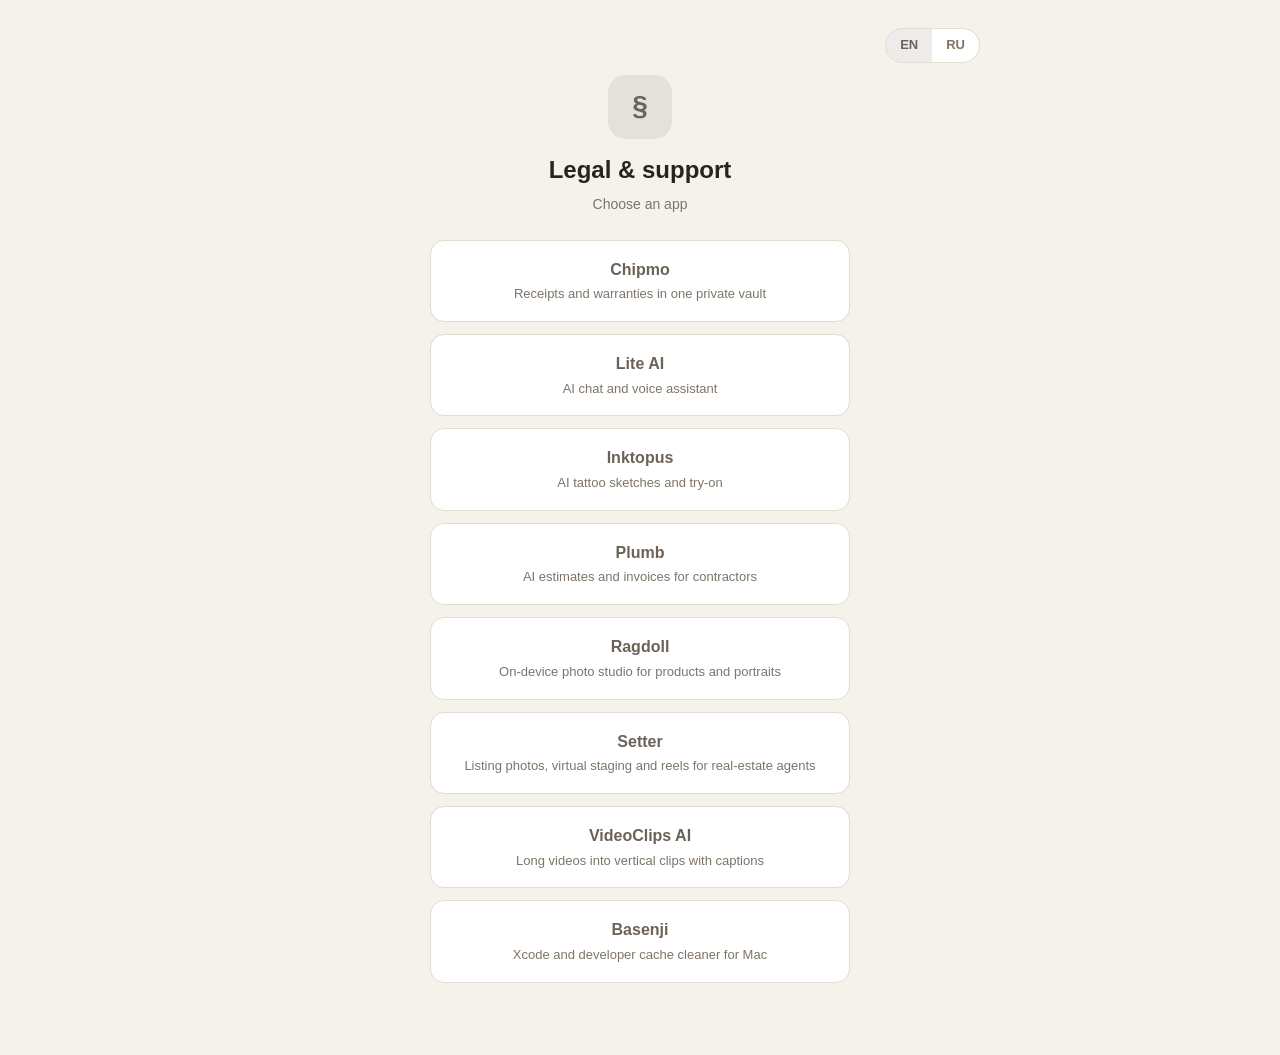
<file: index.html>
<!DOCTYPE html>
<html lang="en">
<head>
<meta charset="utf-8">
<meta name="viewport" content="width=device-width, initial-scale=1">
<meta name="color-scheme" content="light dark">
<title>Legal &amp; support</title>
<link rel="stylesheet" href="./assets/legal.css">
</head>
<body data-page="index">
<main class="wrap" id="root"></main>
<noscript><p style="text-align:center">Enable JavaScript to view this page.</p></noscript>
<script src="./assets/legal.js" defer></script>
</body>
</html>
</file>
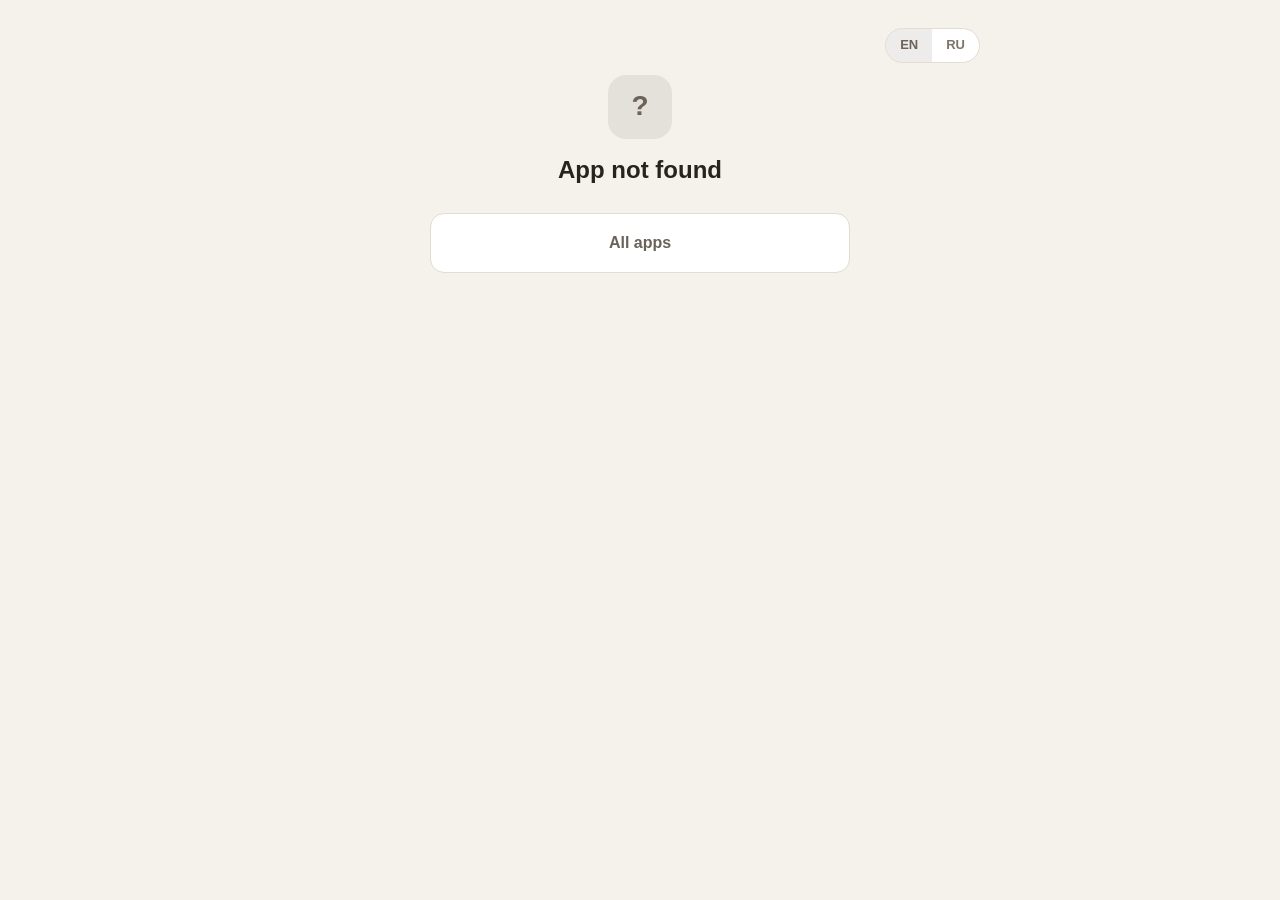
<file: privacy.html>
<!DOCTYPE html>
<html lang="en">
<head>
<meta charset="utf-8">
<meta name="viewport" content="width=device-width, initial-scale=1">
<meta name="color-scheme" content="light dark">
<title>Legal &amp; support</title>
<link rel="stylesheet" href="./assets/legal.css">
</head>
<body data-page="privacy">
<main class="wrap" id="root"></main>
<noscript><p style="text-align:center">Enable JavaScript to view this page.</p></noscript>
<script src="./assets/legal.js" defer></script>
</body>
</html>
</file>
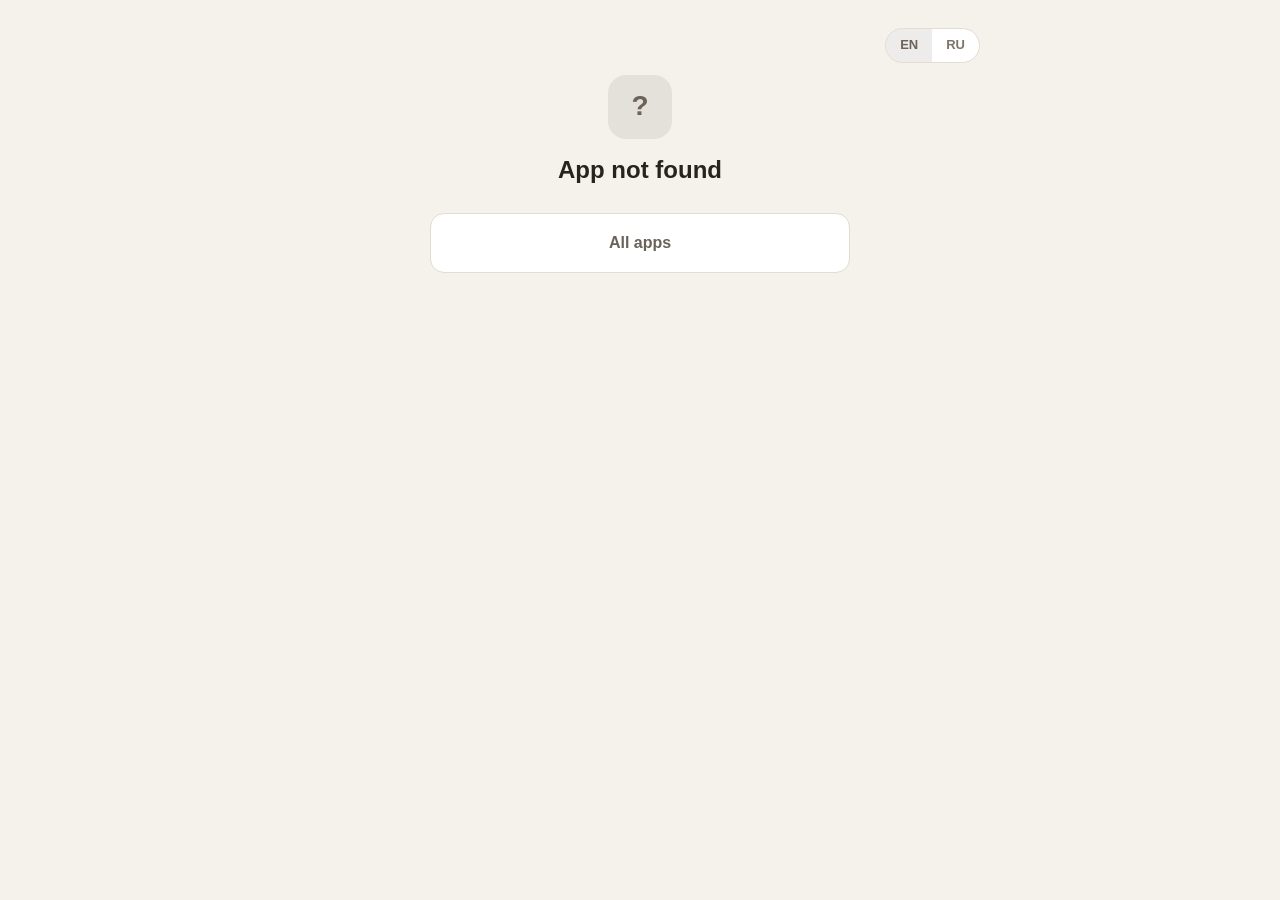
<file: support.html>
<!DOCTYPE html>
<html lang="en">
<head>
<meta charset="utf-8">
<meta name="viewport" content="width=device-width, initial-scale=1">
<meta name="color-scheme" content="light dark">
<title>Legal &amp; support</title>
<link rel="stylesheet" href="./assets/legal.css">
</head>
<body data-page="support">
<main class="wrap" id="root"></main>
<noscript><p style="text-align:center">Enable JavaScript to view this page.</p></noscript>
<script src="./assets/legal.js" defer></script>
</body>
</html>
</file>
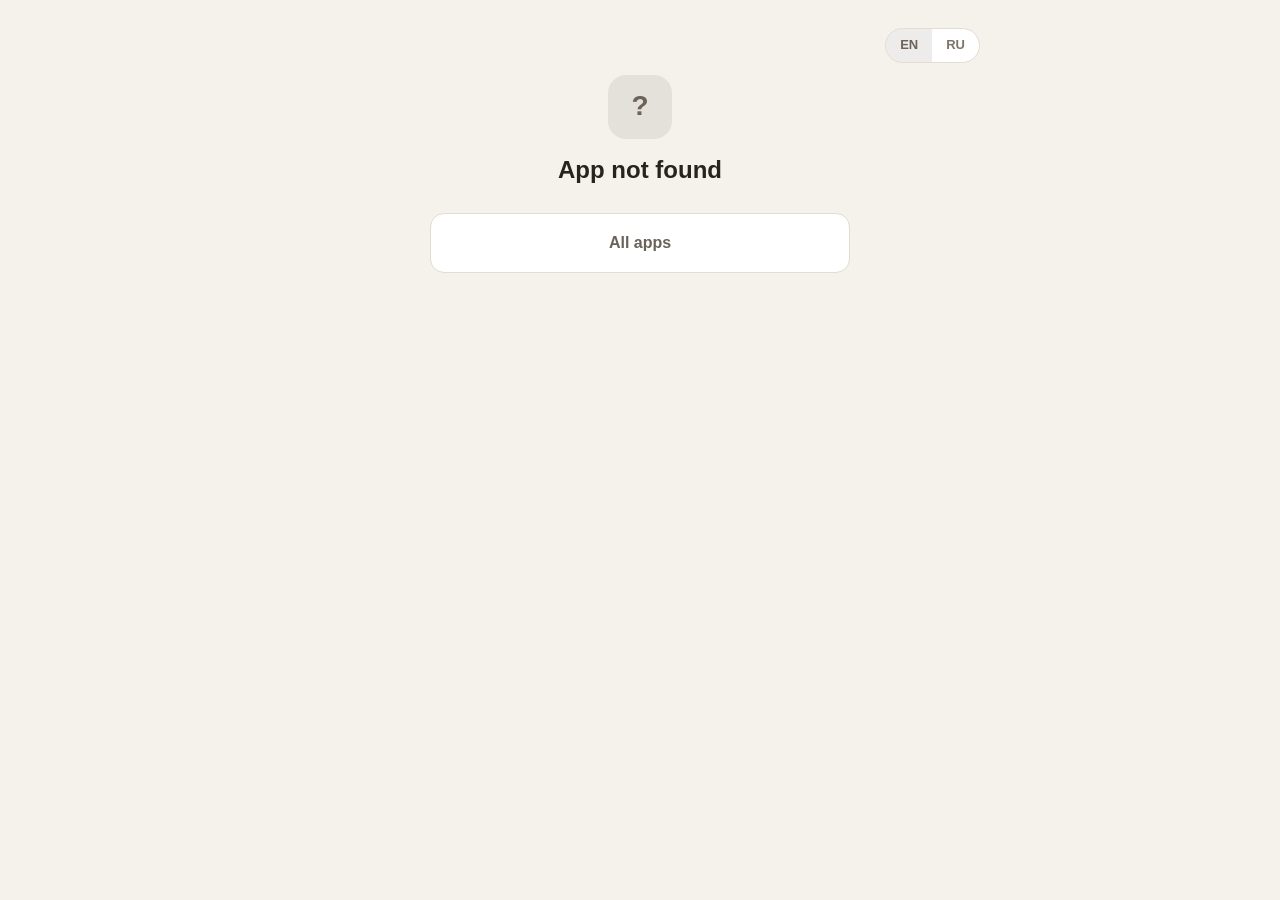
<file: terms.html>
<!DOCTYPE html>
<html lang="en">
<head>
<meta charset="utf-8">
<meta name="viewport" content="width=device-width, initial-scale=1">
<meta name="color-scheme" content="light dark">
<title>Legal &amp; support</title>
<link rel="stylesheet" href="./assets/legal.css">
</head>
<body data-page="terms">
<main class="wrap" id="root"></main>
<noscript><p style="text-align:center">Enable JavaScript to view this page.</p></noscript>
<script src="./assets/legal.js" defer></script>
</body>
</html>
</file>
<file: assets/legal.css>
:root {
  --bg: #F5F2EC;
  --surface: #FFFFFF;
  --accent: #6B6258;
  --tint: rgba(107, 98, 88, .12);
  --text: #29231D;
  --muted: #7E7468;
  --sep: #E2DCD1;
}

@media (prefers-color-scheme: dark) {
  :root {
    --bg: #17140F;
    --surface: #211D17;
    --accent: #C9BFB2;
    --tint: rgba(201, 191, 178, .14);
    --text: #F1ECE4;
    --muted: #A1978A;
    --sep: #353026;
  }
}

* { box-sizing: border-box; }

body {
  margin: 0;
  background: var(--bg);
  color: var(--text);
  line-height: 1.6;
  font-family: -apple-system, BlinkMacSystemFont, "Segoe UI", Roboto, Helvetica, Arial, sans-serif;
  -webkit-text-size-adjust: 100%;
}

.wrap { max-width: 720px; margin: 0 auto; padding: 28px 20px 72px; }

.bar { display: flex; justify-content: flex-end; margin-bottom: 12px; }
.lang { display: inline-flex; border: 1px solid var(--sep); border-radius: 999px; overflow: hidden; background: var(--surface); }
.lang a { padding: 6px 14px; min-width: 44px; text-align: center; font-size: 13px; font-weight: 600; color: var(--muted); text-decoration: none; }
.lang a[aria-current="true"] { background: var(--tint); color: var(--accent); }

header { text-align: center; margin-bottom: 24px; }
.mark {
  width: 64px; height: 64px; border-radius: 18px; background: var(--tint); color: var(--accent);
  display: flex; align-items: center; justify-content: center; margin: 0 auto 12px;
  font-size: 28px; font-weight: 700;
}
h1 { font-size: 24px; margin: 0 0 4px; font-weight: 700; }
.sub { color: var(--muted); font-size: 14px; margin: 0; }
.updated { color: var(--muted); font-size: 13px; text-align: center; margin: 0 0 20px; }

.card { background: var(--surface); border: 1px solid var(--sep); border-radius: 18px; padding: 24px 24px 8px; }
.card + .card { margin-top: 12px; }
h2 { font-size: 17px; margin: 26px 0 8px; color: var(--accent); font-weight: 600; }
.card > h2:first-child { margin-top: 0; }
p, li { font-size: 15px; }
p { margin: 0 0 16px; }
ul { padding-left: 20px; margin: 0 0 16px; }
li { margin-bottom: 6px; }
a { color: var(--accent); }

.links { display: flex; flex-direction: column; gap: 12px; max-width: 420px; margin: 0 auto; }
.links a {
  display: block; background: var(--surface); border: 1px solid var(--sep); border-radius: 14px;
  padding: 16px; color: var(--accent); text-decoration: none; font-size: 16px; font-weight: 600; text-align: center;
}
.links a:hover { border-color: var(--accent); }
.links a small { display: block; color: var(--muted); font-weight: 400; font-size: 13px; margin-top: 2px; }

.button {
  display: inline-block; background: var(--accent); color: var(--surface); text-decoration: none;
  font-weight: 600; font-size: 16px; padding: 13px 22px; border-radius: 14px; margin-bottom: 16px;
}

details { border-top: 1px solid var(--sep); padding: 14px 0; }
details:first-of-type { border-top: 0; padding-top: 0; }
summary { cursor: pointer; font-weight: 600; font-size: 15px; }
details p { margin: 8px 0 0; color: var(--muted); }

footer { text-align: center; margin-top: 28px; font-size: 13px; color: var(--muted); }
footer a { color: var(--accent); text-decoration: none; }
</file>
